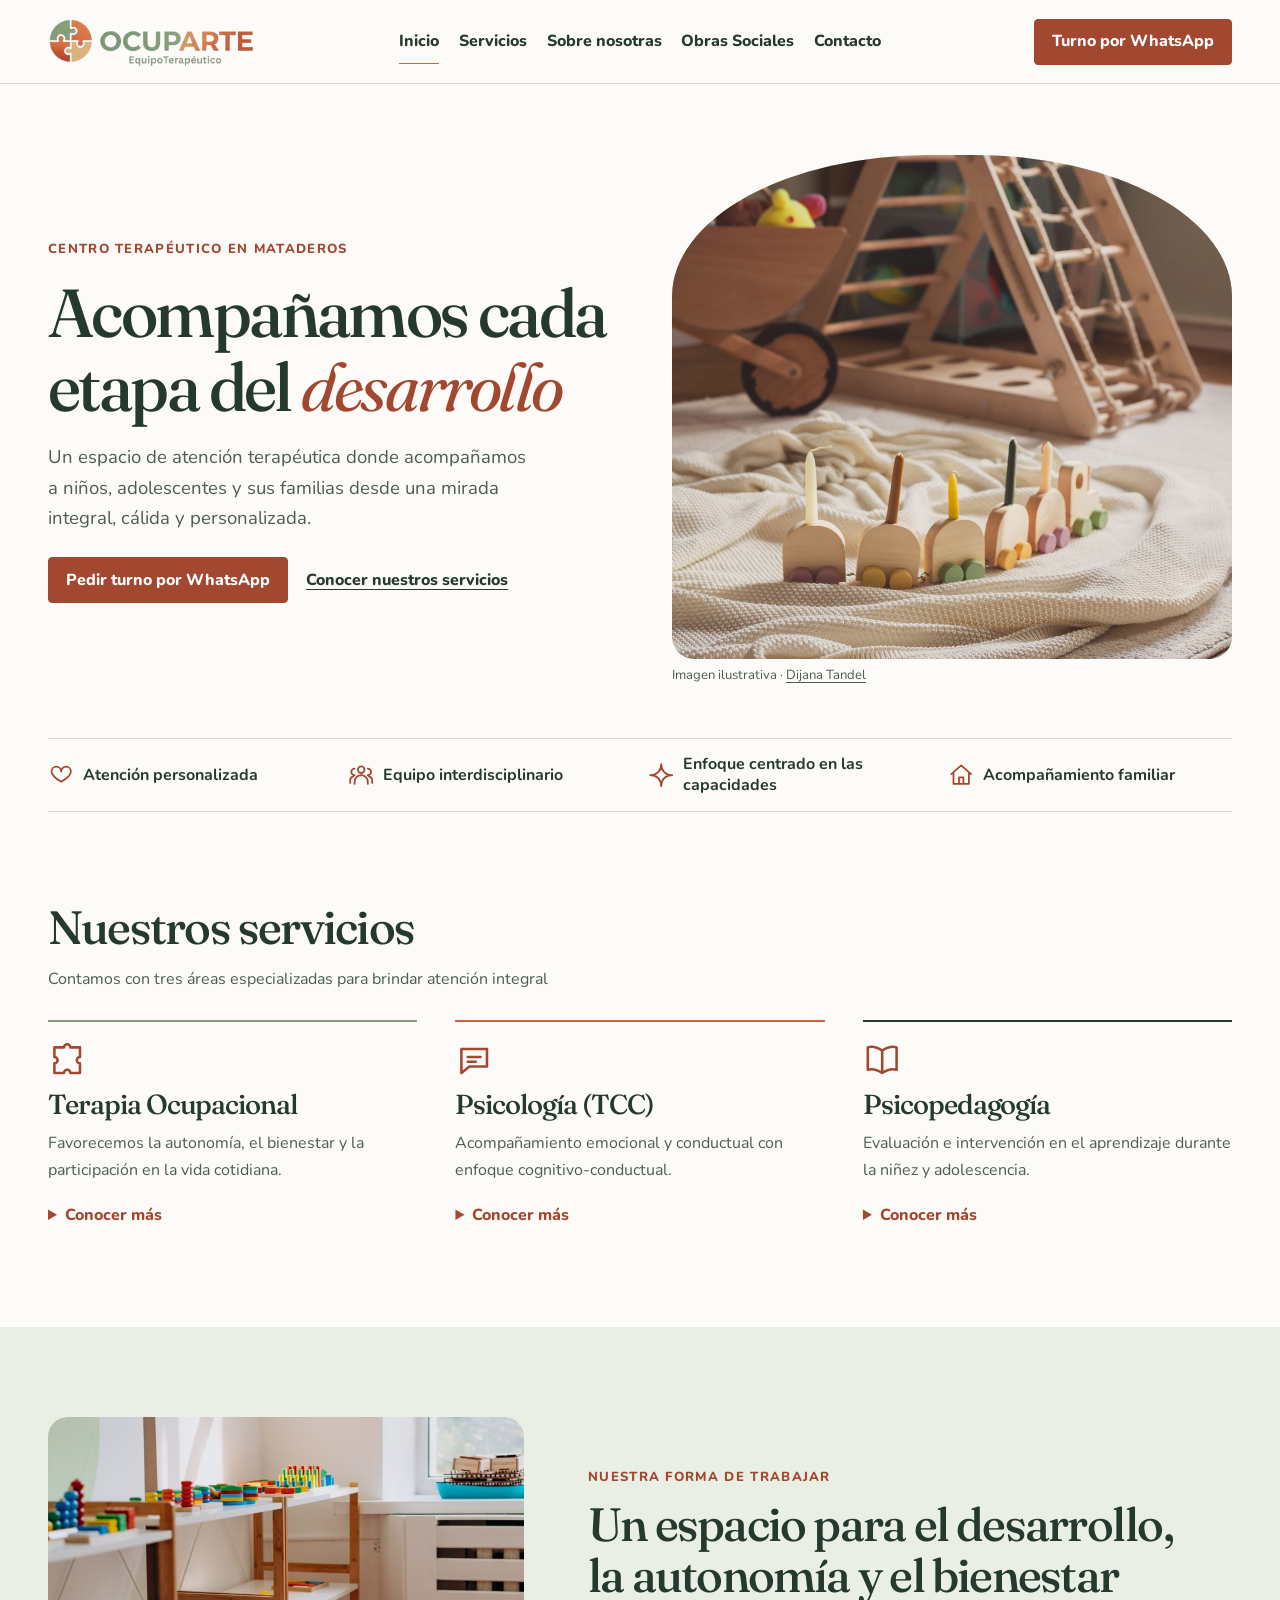
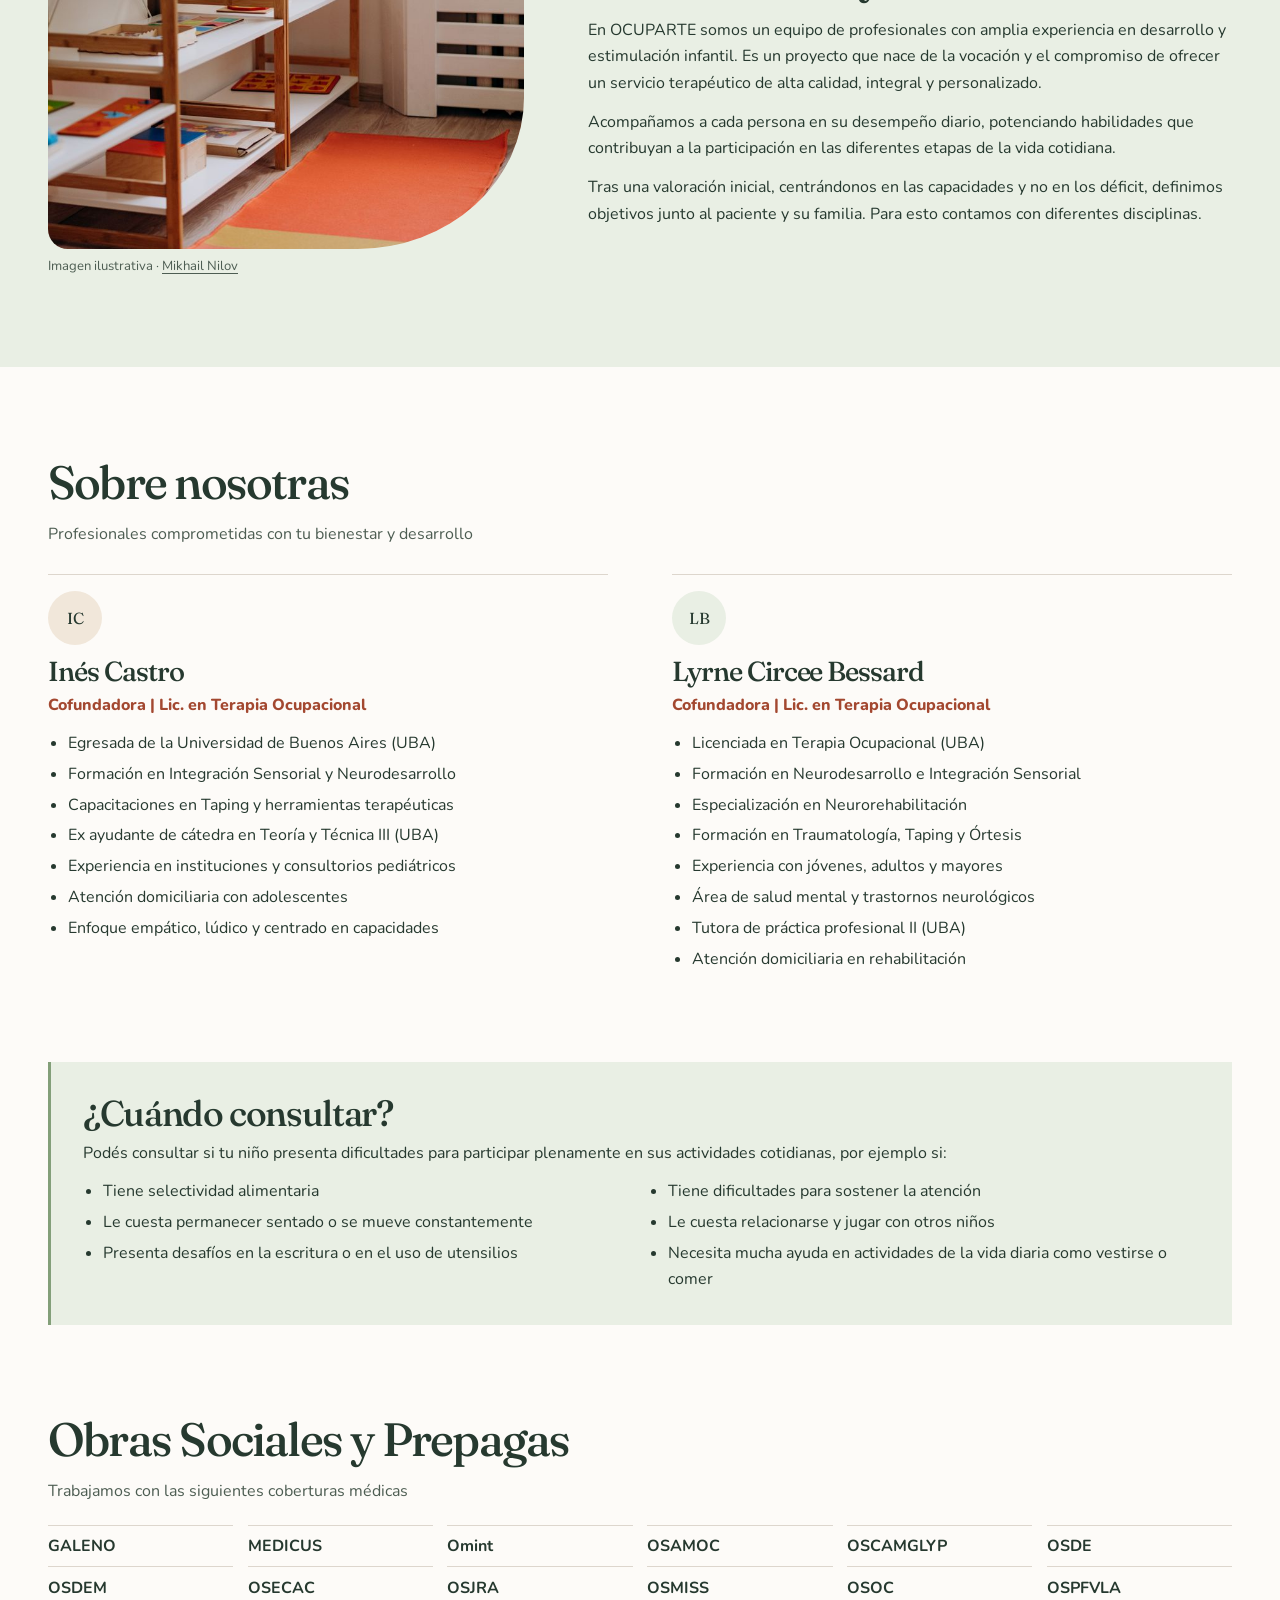
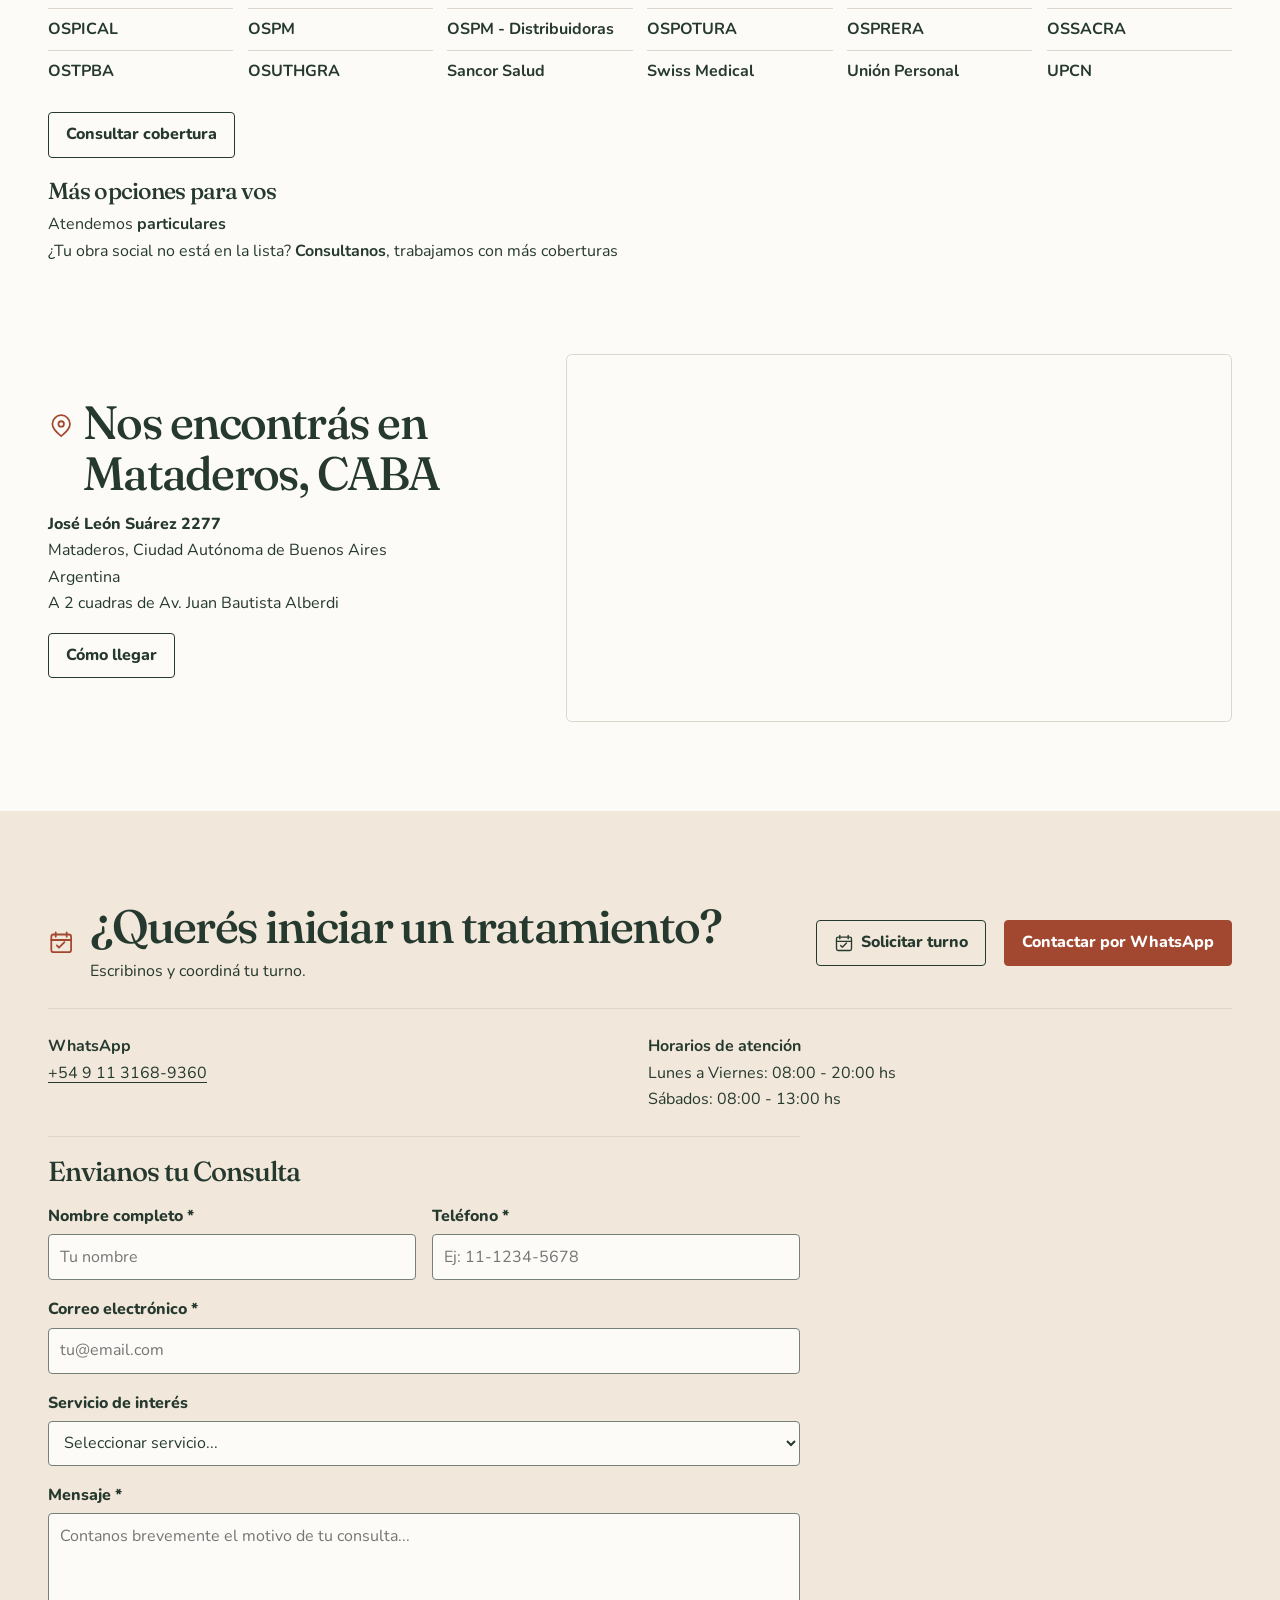
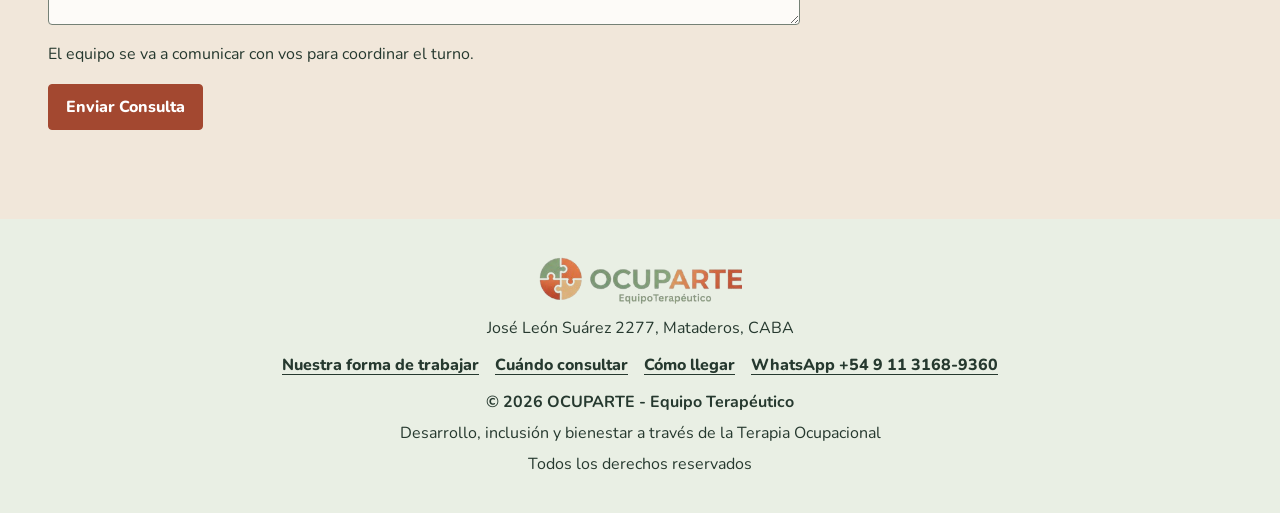
<file: index.html>
<!DOCTYPE html>
<html lang="es-AR">
<head>
    <meta charset="UTF-8">
    <meta name="viewport" content="width=device-width, initial-scale=1.0">
    <title>OCUPARTE - Equipo Terapéutico | Terapia Ocupacional, Psicología y Psicopedagogía</title>

    <!-- SEO Meta Tags -->
    <meta name="description" content="OCUPARTE es un equipo terapéutico especializado en desarrollo infantil. Ofrecemos Terapia Ocupacional con Integración Sensorial, Psicología TCC y Psicopedagogía. Atendemos obras sociales, prepagas y particulares.">
    <meta name="keywords" content="terapia ocupacional, psicología infantil, psicopedagogía, integración sensorial, desarrollo infantil, TCC, Buenos Aires">
    <meta name="author" content="OCUPARTE Equipo Terapéutico">
    <meta name="robots" content="index, follow">

    <!-- Open Graph / Facebook / WhatsApp -->
    <meta property="og:type" content="website">
    <meta property="og:title" content="OCUPARTE - Equipo Terapéutico">
    <meta property="og:description" content="Equipo especializado en desarrollo infantil: Terapia Ocupacional, Psicología y Psicopedagogía. Acompañamos a cada persona potenciando sus capacidades.">
    <meta property="og:image" content="logo.png">
    <meta property="og:locale" content="es_AR">

    <!-- Google Fonts -->
    <link rel="preconnect" href="https://fonts.googleapis.com">
    <link rel="preconnect" href="https://fonts.gstatic.com" crossorigin>
    <link href="https://fonts.googleapis.com/css2?family=Fraunces:ital,wght@0,400;0,500;1,400&amp;family=Nunito:wght@400;600;700;800&display=swap" rel="stylesheet">
    <link rel="stylesheet" href="styles.css">

</head>
<body>

    <a class="skip-link" href="#contenido">Ir al contenido</a>
    <header class="site-header">
        <nav class="shell header-inner" aria-label="Navegación principal">
            <a class="brand" href="#inicio"><img src="logo.png" alt="OCUPARTE, Equipo Terapéutico" width="502" height="497"></a>
            <button class="menu-toggle" type="button" aria-controls="nav-menu" aria-expanded="false"><span aria-hidden="true">☰</span> Menú</button>
            <ul id="nav-menu">
                <li><a href="#inicio" aria-current="location">Inicio</a></li>
                <li><a href="#servicios">Servicios</a></li>
                <li><a href="#equipo">Sobre nosotras</a></li>
                <li><a href="#obras">Obras Sociales</a></li>
                <li><a href="#contacto">Contacto</a></li>
            </ul>
            <a class="button header-cta" href="https://wa.me/5491131689360" target="_blank" rel="noopener">Turno por WhatsApp</a>
        </nav>
    </header>

    <main id="contenido" tabindex="-1">
        <section id="inicio" class="hero">
            <div class="shell hero-grid">
                <div class="hero-copy">
                    <p class="eyebrow">Centro terapéutico en Mataderos</p>
                    <h1>Acompañamos cada etapa del <em>desarrollo</em></h1>
                    <p class="hero-intro">Un espacio de atención terapéutica donde acompañamos a niños, adolescentes y sus familias desde una mirada integral, cálida y personalizada.</p>
                    <div class="actions">
                        <a class="button" href="https://wa.me/5491131689360" target="_blank" rel="noopener">Pedir turno por WhatsApp</a>
                        <a class="text-link" href="#servicios">Conocer nuestros servicios</a>
                    </div>
                </div>
                <figure class="hero-visual">
                    <img src="assets/espacio-de-juego.jpg" width="1050" height="1575" alt="Rincón de juego iluminado por el sol, con materiales de madera" fetchpriority="high">
                    <figcaption>Imagen ilustrativa · <a href="https://www.pexels.com/photo/32720305/" target="_blank" rel="noopener">Dijana Tandel</a></figcaption>
                </figure>
            </div>
        </section>

        <div class="shell benefits">
            <ul aria-label="Nuestro enfoque">
                <li><svg class="line-icon" aria-hidden="true" viewBox="0 0 24 24" fill="none" stroke="currentColor" stroke-width="1.6" stroke-linecap="round" stroke-linejoin="round"><path d="M20.8 8.6c0 4.3-8.8 9.4-8.8 9.4S3.2 12.9 3.2 8.6a4.4 4.4 0 0 1 8.8 0 4.4 4.4 0 0 1 8.8 0Z"/></svg> Atención personalizada</li>
                <li><svg class="line-icon" aria-hidden="true" viewBox="0 0 24 24" fill="none" stroke="currentColor" stroke-width="1.6" stroke-linecap="round" stroke-linejoin="round"><circle cx="12" cy="7" r="3"/><path d="M6 20v-2a6 6 0 0 1 12 0v2M6 6a3 3 0 0 0 0 6m12-6a3 3 0 0 1 0 6M2 19v-2a4 4 0 0 1 3-4m17 6v-2a4 4 0 0 0-3-4"/></svg> Equipo interdisciplinario</li>
                <li><svg class="line-icon" aria-hidden="true" viewBox="0 0 24 24" fill="none" stroke="currentColor" stroke-width="1.6" stroke-linecap="round" stroke-linejoin="round"><path d="M12 2c0 6-4 10-10 10 6 0 10 4 10 10 0-6 4-10 10-10-6 0-10-4-10-10Z"/></svg> Enfoque centrado en las capacidades</li>
                <li><svg class="line-icon" aria-hidden="true" viewBox="0 0 24 24" fill="none" stroke="currentColor" stroke-width="1.6" stroke-linecap="round" stroke-linejoin="round"><path d="m3 11 9-8 9 8M5 10v10h14V10m-9 10v-6h4v6"/></svg> Acompañamiento familiar</li>
            </ul>
        </div>

        <!-- Servicios -->
        <section id="servicios" class="shell section">
            <h2>Nuestros servicios</h2>
            <div class="section-intro">
                Contamos con tres áreas especializadas para brindar atención integral
            </div>

            <div class="services-grid">
                <!-- Terapia Ocupacional -->
                <article class="service-card">
                    <div class="service-heading">
                        <div class="service-icon" aria-hidden="true"><svg class="line-icon" aria-hidden="true" viewBox="0 0 24 24" fill="none" stroke="currentColor" stroke-width="1.6" stroke-linecap="round" stroke-linejoin="round"><path d="M4 4h6a2 2 0 1 1 4 0h6v6a2 2 0 1 0 0 4v6h-6a2 2 0 1 0-4 0H4v-6a2 2 0 1 0 0-4Z"/></svg></div>
                        <h3>Terapia Ocupacional</h3>
                    </div>
                    <p>Favorecemos la autonomía, el bienestar y la participación en la vida cotidiana.</p>
                    <details>
                        <summary>Conocer más</summary>
                        <p><strong>Terapia Ocupacional con Integración Sensorial</strong></p>
                        <p>Acompañamos a las personas para que puedan participar activamente en su vida cotidiana, favoreciendo su bienestar, autonomía y calidad de vida. Nuestro abordaje se orienta a potenciar el desarrollo integral a través de:</p>
                        <ul>
                            <li>Fortalecimiento de las habilidades motoras finas y gruesas</li>
                            <li>Desarrollo de la planificación y coordinación motora</li>
                            <li>Acompañamiento en la autorregulación emocional</li>
                            <li>Optimización del procesamiento e integración sensorial</li>
                        </ul>
                        <a class="service-query" href="#formulario" data-service="terapia-ocupacional">Consultar por este servicio</a>
                    </details>
                </article>

                <!-- Psicología TCC -->
                <article class="service-card">
                    <div class="service-heading">
                        <div class="service-icon" aria-hidden="true"><svg class="line-icon" aria-hidden="true" viewBox="0 0 24 24" fill="none" stroke="currentColor" stroke-width="1.6" stroke-linecap="round" stroke-linejoin="round"><path d="M4 5h16v11H9l-5 4Zm4 5h8m-8 3h5"/></svg></div>
                        <h3>Psicología (TCC)</h3>
                    </div>
                    <p>Acompañamiento emocional y conductual con enfoque cognitivo-conductual.</p>
                    <details>
                        <summary>Conocer más</summary>
                        <p><strong>Psicología con orientación TCC</strong></p>
                        <p>La Terapia Cognitivo-Conductual ayuda a identificar y cambiar patrones de pensamiento y conducta para lograr mayor bienestar emocional.</p>
                        <ul>
                            <li>Superar la ansiedad, miedos y preocupaciones</li>
                            <li>Combatir la depresión</li>
                            <li>Manejar conductas disruptivas</li>
                            <li>Fortalecer la autoestima y confianza</li>
                            <li>Tratar TOC (obsesiones y compulsiones)</li>
                            <li>Adaptarse a cambios importantes en la vida</li>
                        </ul>
                        <a class="service-query" href="#formulario" data-service="psicologia">Consultar por este servicio</a>
                    </details>
                </article>

                <!-- Psicopedagogía -->
                <article class="service-card">
                    <div class="service-heading">
                        <div class="service-icon" aria-hidden="true"><svg class="line-icon" aria-hidden="true" viewBox="0 0 24 24" fill="none" stroke="currentColor" stroke-width="1.6" stroke-linecap="round" stroke-linejoin="round"><path d="M12 6c-3-2-6-3-9-2v14c3-1 6 0 9 2 3-2 6-3 9-2V4c-3-1-6 0-9 2Zm0 0v14"/></svg></div>
                        <h3>Psicopedagogía</h3>
                    </div>
                    <p>Evaluación e intervención en el aprendizaje durante la niñez y adolescencia.</p>
                    <details>
                        <summary>Conocer más</summary>
                        <p>Estudiar, diagnosticar e intervenir en los procesos de aprendizaje con un enfoque principal en niñez y adolescencia.</p>
                        <ul>
                            <li>Abordaje de dificultades de lectoescritura</li>
                            <li>Apoyo en problemas matemáticos</li>
                            <li>Mejora del rendimiento académico</li>
                            <li>Desarrollo de habilidades cognitivas</li>
                            <li>Fortalecimiento de funciones ejecutivas</li>
                            <li>Estrategias de estudio personalizadas</li>
                        </ul>
                        <a class="service-query" href="#formulario" data-service="psicopedagogia">Consultar por este servicio</a>
                    </details>
                </article>
            </div>

        </section>

        <section id="nosotros" class="about-section section">
            <div class="shell philosophy-grid">
                <figure class="philosophy-photo">
                    <img src="assets/materiales-de-juego.jpg" width="760" height="1140" alt="Materiales de juego y aprendizaje ordenados en estantes" loading="lazy" decoding="async">
                    <figcaption>Imagen ilustrativa · <a href="https://www.pexels.com/photo/8923987/" target="_blank" rel="noopener">Mikhail Nilov</a></figcaption>
                </figure>
                <div class="philosophy-copy">
                    <p class="eyebrow">Nuestra forma de trabajar</p>
                    <h2>Un espacio para el desarrollo, la autonomía y el bienestar</h2>
                    <p>En OCUPARTE somos un equipo de profesionales con amplia experiencia en desarrollo y estimulación infantil. Es un proyecto que nace de la vocación y el compromiso de ofrecer un servicio terapéutico de alta calidad, integral y personalizado.</p>
                    <p>Acompañamos a cada persona en su desempeño diario, potenciando habilidades que contribuyan a la participación en las diferentes etapas de la vida cotidiana.</p>
                    <p>Tras una valoración inicial, centrándonos en las capacidades y no en los déficit, definimos objetivos junto al paciente y su familia. Para esto contamos con diferentes disciplinas.</p>
                </div>
            </div>
        </section>

        <!-- Equipo -->
        <section id="equipo" class="shell section">
            <h2>Sobre nosotras</h2>
            <div class="section-intro">
                Profesionales comprometidas con tu bienestar y desarrollo
            </div>

            <div class="team-grid">
                <!-- Inés Castro -->
                <div class="team-member">
                    <div class="team-initials" aria-hidden="true">IC</div>
                    <h3>Inés Castro</h3>
                    <div class="role">Cofundadora | Lic. en Terapia Ocupacional</div>
                    <ul>
                        <li>Egresada de la Universidad de Buenos Aires (UBA)</li>
                        <li>Formación en Integración Sensorial y Neurodesarrollo</li>
                        <li>Capacitaciones en Taping y herramientas terapéuticas</li>
                        <li>Ex ayudante de cátedra en Teoría y Técnica III (UBA)</li>
                        <li>Experiencia en instituciones y consultorios pediátricos</li>
                        <li>Atención domiciliaria con adolescentes</li>
                        <li>Enfoque empático, lúdico y centrado en capacidades</li>
                    </ul>
                </div>

                <!-- Lyrne Circee Bessard -->
                <div class="team-member">
                    <div class="team-initials" aria-hidden="true">LB</div>
                    <h3>Lyrne Circee Bessard</h3>
                    <div class="role">Cofundadora | Lic. en Terapia Ocupacional</div>
                    <ul>
                        <li>Licenciada en Terapia Ocupacional (UBA)</li>
                        <li>Formación en Neurodesarrollo e Integración Sensorial</li>
                        <li>Especialización en Neurorehabilitación</li>
                        <li>Formación en Traumatología, Taping y Órtesis</li>
                        <li>Experiencia con jóvenes, adultos y mayores</li>
                        <li>Área de salud mental y trastornos neurológicos</li>
                        <li>Tutora de práctica profesional II (UBA)</li>
                        <li>Atención domiciliaria en rehabilitación</li>
                    </ul>
                </div>
            </div>
        </section>

        <!-- Cuándo Consultar -->
        <div class="shell cuando-consultar-section" id="recursos">
            <h2>¿Cuándo consultar?</h2>
            <p class="cuando-intro">Podés consultar si tu niño presenta dificultades para participar plenamente en sus actividades cotidianas, por ejemplo si:</p>
            <ul class="cuando-lista">
                <li>Tiene selectividad alimentaria</li>
                <li>Le cuesta permanecer sentado o se mueve constantemente</li>
                <li>Presenta desafíos en la escritura o en el uso de utensilios</li>
                <li>Tiene dificultades para sostener la atención</li>
                <li>Le cuesta relacionarse y jugar con otros niños</li>
                <li>Necesita mucha ayuda en actividades de la vida diaria como vestirse o comer</li>
            </ul>
        </div>

        <!-- Obras Sociales -->
        <section id="obras" class="shell section">
            <h2>Obras Sociales y Prepagas</h2>
            <div class="section-intro">
                Trabajamos con las siguientes coberturas médicas
            </div>

            <ul class="obras-grid">
                <li>GALENO</li>
                <li>MEDICUS</li>
                <li>Omint</li>
                <li>OSAMOC</li>
                <li>OSCAMGLYP</li>
                <li>OSDE</li>
                <li>OSDEM</li>
                <li>OSECAC</li>
                <li>OSJRA</li>
                <li>OSMISS</li>
                <li>OSOC</li>
                <li>OSPFVLA</li>
                <li>OSPICAL</li>
                <li>OSPM</li>
                <li>OSPM - Distribuidoras</li>
                <li>OSPOTURA</li>
                <li>OSPRERA</li>
                <li>OSSACRA</li>
                <li>OSTPBA</li>
                <li>OSUTHGRA</li>
                <li>Sancor Salud</li>
                <li>Swiss Medical</li>
                <li>Unión Personal</li>
                <li>UPCN</li>
            </ul>
            <a class="button button-outline coverage-query" href="#formulario">Consultar cobertura</a>

            <!-- Card Más Opciones -->
            <div class="mas-opciones-card">
                <h3>Más opciones para vos</h3>
                <div class="opciones-lista">
                    <div class="opcion-item">

                        <span>Atendemos <strong>particulares</strong></span>
                    </div>
                    <div class="opcion-item">

                        <span>¿Tu obra social no está en la lista? <strong>Consultanos</strong>, trabajamos con más coberturas</span>
                    </div>
                </div>
            </div>
        </section>

        <section id="ubicacion" class="shell section visit-section" aria-labelledby="location-title">
            <div class="visit-grid">
                <article class="location-info">
                    <h2 class="location-heading" id="location-title">
                        <svg class="line-icon" aria-hidden="true" viewBox="0 0 24 24" fill="none" stroke="currentColor" stroke-width="1.6" stroke-linecap="round" stroke-linejoin="round"><path d="M20 10c0 5-8 11-8 11s-8-6-8-11a8 8 0 1 1 16 0Z"/><circle cx="12" cy="10" r="2.5"/></svg>
                        <span>Nos encontrás en Mataderos, CABA</span>
                    </h2>
                    <div class="location-details">
                        <p class="address">José León Suárez 2277</p>
                        <p>Mataderos, Ciudad Autónoma de Buenos Aires</p>
                        <p>Argentina</p>
                        <p class="reference">A 2 cuadras de Av. Juan Bautista Alberdi</p>
                    </div>
                    <a href="https://www.google.com/maps/dir/?api=1&amp;destination=Jos%C3%A9%20Le%C3%B3n%20Su%C3%A1rez%202277%2C%20Mataderos%2C%20Ciudad%20Aut%C3%B3noma%20de%20Buenos%20Aires%2C%20Argentina"
                       target="_blank"
                       rel="noopener noreferrer"
                       class="button button-outline">
                        Cómo llegar
                    </a>
                </article>

                <div class="map-container">
                    <iframe
                        src="https://maps.google.com/maps?q=Jos%C3%A9%20Le%C3%B3n%20Su%C3%A1rez%202277%2C%20Mataderos%2C%20Ciudad%20Aut%C3%B3noma%20de%20Buenos%20Aires%2C%20Argentina&amp;z=17&amp;output=embed"
                        allowfullscreen=""
                        title="Ubicación de OCUPARTE en Google Maps"
                        loading="lazy"
                        referrerpolicy="no-referrer-when-downgrade">
                    </iframe>
                </div>
            </div>
        </section>

        <!-- Contacto -->
        <section class="contact-section section" id="contacto">
            <div class="shell">
                <div class="contact-banner">
                    <div class="contact-banner-title"><svg class="line-icon" aria-hidden="true" viewBox="0 0 24 24" fill="none" stroke="currentColor" stroke-width="1.6" stroke-linecap="round" stroke-linejoin="round"><rect x="3" y="5" width="18" height="16" rx="2"/><path d="M7 3v4m10-4v4M3 10h18m-13 5 2 2 5-5"/></svg><div><h2>¿Querés iniciar un tratamiento?</h2><p>Escribinos y coordiná tu turno.</p></div></div>
                    <div class="actions">
                        <a class="button button-white" href="#formulario"><svg class="line-icon" aria-hidden="true" viewBox="0 0 24 24" fill="none" stroke="currentColor" stroke-width="1.6" stroke-linecap="round" stroke-linejoin="round"><rect x="3" y="5" width="18" height="16" rx="2"/><path d="M7 3v4m10-4v4M3 10h18m-13 5 2 2 5-5"/></svg> Solicitar turno</a>
                        <a class="button" href="https://wa.me/5491131689360" target="_blank" rel="noopener">Contactar por WhatsApp</a>
                    </div>
                </div>

                <div class="contact-info">
                    <div class="contact-item">
                        <strong>WhatsApp</strong>
                        <p><a href="https://wa.me/5491131689360" target="_blank" rel="noopener">+54 9 11 3168-9360</a></p>
                    </div>
                    <div class="contact-item">
                        <strong>Horarios de atención</strong>
                        Lunes a Viernes: 08:00 - 20:00 hs<br>
                        Sábados: 08:00 - 13:00 hs
                    </div>
                </div>

                <!-- Formulario de Consulta -->
                <div class="form-container" id="formulario">
                    <h3>Envianos tu Consulta</h3>
                    <form name="consulta" method="POST" action="/consulta-enviada/" data-netlify="true" netlify-honeypot="bot-field">
                        <input type="hidden" name="form-name" value="consulta">
                        <p hidden>
                            <label>No completar: <input name="bot-field"></label>
                        </p>

                        <div class="form-row">
                            <div class="form-group">
                                <label for="nombre">Nombre completo *</label>
                                <input type="text" id="nombre" name="nombre" autocomplete="name" required placeholder="Tu nombre">
                            </div>
                            <div class="form-group">
                                <label for="telefono">Teléfono *</label>
                                <input type="tel" id="telefono" name="telefono" autocomplete="tel" required placeholder="Ej: 11-1234-5678">
                            </div>
                        </div>

                        <div class="form-group">
                            <label for="email">Correo electrónico *</label>
                            <input type="email" id="email" name="email" autocomplete="email" required placeholder="tu@email.com">
                        </div>

                        <div class="form-group">
                            <label for="servicio">Servicio de interés</label>
                            <select id="servicio" name="servicio">
                                <option value="">Seleccionar servicio...</option>
                                <option value="terapia-ocupacional">Terapia Ocupacional con Integración Sensorial</option>
                                <option value="psicologia">Psicología con orientación TCC</option>
                                <option value="psicopedagogia">Psicopedagogía</option>
                                <option value="consulta-general">Consulta general</option>
                            </select>
                        </div>

                        <div class="form-group">
                            <label for="mensaje">Mensaje *</label>
                            <textarea id="mensaje" name="mensaje" required placeholder="Contanos brevemente el motivo de tu consulta..."></textarea>
                        </div>

                        <p>El equipo se va a comunicar con vos para coordinar el turno.</p>
                        <button type="submit" class="button btn-submit">Enviar Consulta</button>
                    </form>
                </div>
            </div>
        </section>
    </main>

    <!-- Footer -->
    <footer>
        <a class="brand footer-brand" href="#inicio"><img src="logo.png" alt="OCUPARTE, Equipo Terapéutico" width="502" height="497"></a>
        <p>José León Suárez 2277, Mataderos, CABA</p>
        <p class="footer-links">
            <a href="#nosotros">Nuestra forma de trabajar</a>
            <a href="#recursos">Cuándo consultar</a>
            <a href="#ubicacion">Cómo llegar</a>
            <a href="https://wa.me/5491131689360" target="_blank" rel="noopener">WhatsApp +54 9 11 3168-9360</a>
        </p>
        <p><strong>&copy; 2026 OCUPARTE - Equipo Terapéutico</strong></p>
        <p>Desarrollo, inclusión y bienestar a través de la Terapia Ocupacional</p>
        <p>Todos los derechos reservados</p>
    </footer>

    <script>
        const nav = document.querySelector('.header-inner');
        const toggle = nav.querySelector('.menu-toggle');
        const menu = document.getElementById('nav-menu');
        const mobile = window.matchMedia('(max-width: 57rem)');

        function setMenuOpen(open) {
            toggle.setAttribute('aria-expanded', String(open));
            menu.classList.toggle('is-open', open);
        }

        toggle.addEventListener('click', () => {
            setMenuOpen(toggle.getAttribute('aria-expanded') === 'false');
        });

        menu.addEventListener('click', (event) => {
            const link = event.target.closest('a');
            if (!link || toggle.getAttribute('aria-expanded') !== 'true') return;
            const target = document.getElementById(link.hash.slice(1));
            if (target) {
                target.setAttribute('tabindex', '-1');
                target.focus({ preventScroll: true });
            }
            setMenuOpen(false);
        });

        nav.addEventListener('keydown', (event) => {
            if (event.key === 'Escape' && toggle.getAttribute('aria-expanded') === 'true') {
                setMenuOpen(false);
                toggle.focus();
            }
        });

        mobile.addEventListener('change', () => {
            if (mobile.matches && menu.contains(document.activeElement)) toggle.focus();
            setMenuOpen(false);
        });

        const sectionLinks = [...menu.querySelectorAll('a')];

        function updateActiveLink() {
            const hash = window.location.hash;
            const current = sectionLinks.find(link => link.hash === hash)
                ?? sectionLinks.find(link => link.hash === '#contacto' && hash === '#formulario')
                ?? sectionLinks[0];
            sectionLinks.forEach(link => link.removeAttribute('aria-current'));
            current.setAttribute('aria-current', 'location');
        }

        const serviceSelect = document.getElementById('servicio');
        document.querySelectorAll('.service-query').forEach(link => {
            link.addEventListener('click', () => {
                serviceSelect.value = link.dataset.service;
                const formSection = document.getElementById('formulario');
                formSection.setAttribute('tabindex', '-1');
                formSection.focus({ preventScroll: true });
                formSection.scrollIntoView({ block: 'start' });
            });
        });

        window.addEventListener('hashchange', updateActiveLink);
        updateActiveLink();
        nav.classList.add('menu-ready');
    </script>

</body>
</html>
</file>
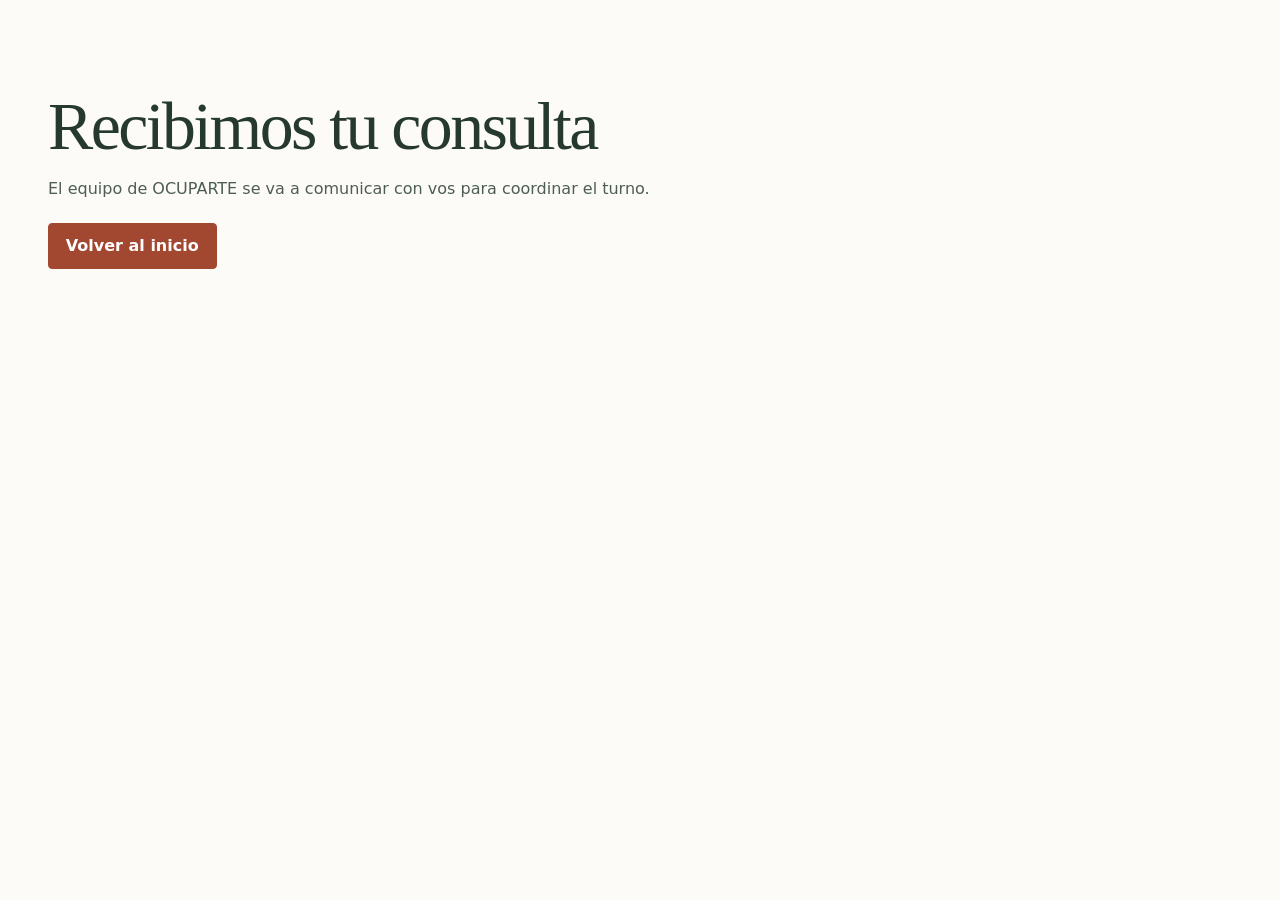
<file: consulta-enviada/index.html>
<!DOCTYPE html>
<html lang="es-AR">
<head>
    <meta charset="UTF-8">
    <meta name="viewport" content="width=device-width, initial-scale=1">
    <meta name="robots" content="noindex, follow">
    <title>Consulta enviada | OCUPARTE</title>
    <link rel="stylesheet" href="../styles.css">
</head>
<body>
    <main class="shell section">
        <h1>Recibimos tu consulta</h1>
        <p class="section-intro">El equipo de OCUPARTE se va a comunicar con vos para coordinar el turno.</p>
        <div class="actions confirmation-actions">
            <a class="button" href="../index.html">Volver al inicio</a>
        </div>
    </main>
</body>
</html>
</file>
<file: styles.css>
:root {
    color-scheme: light;
    --paper: #fdfbf8;
    --ink: #26392f;
    --muted: #4d5d52;
    --sage: #839f79;
    --sage-light: #e9efe4;
    --sand: #f1e7da;
    --terracotta: #cb6441;
    --clay-light: #f5e2d7;
    --clay: #a34830;
    --clay-hover: #853823;
    --line: #ddd6cd;
    --white: #fff;
    --display-font: Fraunces, Georgia, serif;
}

*, *::before, *::after { box-sizing: border-box; }
html { scroll-padding-top: 1rem; }
body {
    margin: 0;
    background: var(--paper);
    color: var(--ink);
    font: 1rem/1.65 Nunito, system-ui, sans-serif;
}
img { display: block; max-width: 100%; height: auto; }
h1, h2, h3, p, figure { margin: 0; }
h1, h2, h3 {
    font-family: var(--display-font);
    font-weight: 500;
    line-height: 1.08;
    letter-spacing: -.038em;
}
h1 { font-size: clamp(2.5rem, 5.3vw, 5.55rem); }
h2 { font-size: clamp(2rem, 3.65vw, 3.8rem); text-wrap: balance; }
h3 { font-size: clamp(1.4rem, 2.15vw, 2.15rem); }
a { color: inherit; text-underline-offset: .22em; }
button, input, select, textarea { font: inherit; }
:focus-visible { outline: 3px solid var(--clay); outline-offset: 4px; }
.shell { width: min(74rem, calc(100% - 3rem)); margin-inline: auto; }
.section { padding-block: clamp(3rem, 7vw, 6.25rem); }
.section-intro { max-width: 62ch; margin-top: .85rem; color: var(--muted); }
.line-icon { display: block; flex: none; width: 1.65rem; height: 1.65rem; }
.eyebrow {
    color: var(--clay);
    font-size: .82rem;
    font-weight: 800;
    letter-spacing: .1em;
    text-transform: uppercase;
}
.skip-link {
    position: fixed;
    z-index: 10;
    inset: .5rem auto auto .5rem;
    padding: .65rem 1rem;
    background: var(--white);
    transform: translateY(-150%);
}
.skip-link:focus { transform: none; }

.site-header {
    position: relative;
    z-index: 2;
    background: var(--paper);
    border-bottom: 1px solid var(--line);
}
.header-inner {
    display: grid;
    grid-template-columns: minmax(10rem, 1fr) auto minmax(10.5rem, 1fr);
    align-items: center;
    gap: clamp(.75rem, 2vw, 1.8rem);
    min-height: 5.2rem;
}
.brand {
    position: relative;
    display: block;
    justify-self: start;
    width: clamp(9rem, 16vw, 13rem);
    aspect-ratio: 4 / 1;
    overflow: hidden;
}
.brand img {
    position: absolute;
    top: 50%;
    left: 50%;
    width: 148%;
    max-width: none;
    transform: translate(-50%, -50%);
}
.header-cta { justify-self: end; }
#nav-menu {
    display: flex;
    justify-content: center;
    align-items: center;
    gap: clamp(.65rem, 1.55vw, 1.45rem);
    margin: 0;
    padding: 0;
    list-style: none;
}
#nav-menu a {
    display: flex;
    align-items: center;
    min-height: 2.75rem;
    border-bottom: 1px solid transparent;
    text-decoration: none;
    font-weight: 800;
    white-space: nowrap;
}
#nav-menu a:hover, #nav-menu a[aria-current="location"] { border-color: var(--terracotta); }
.menu-toggle { display: none; }

.actions { display: flex; flex-wrap: wrap; gap: .7rem 1.15rem; align-items: center; }
.button, .text-link {
    display: inline-flex;
    align-items: center;
    justify-content: center;
    min-height: 2.85rem;
    font-weight: 800;
}
.button {
    gap: .45rem;
    padding: .55rem 1.05rem;
    border: 1px solid var(--clay);
    border-radius: .25rem;
    background: var(--clay);
    color: var(--white);
    text-align: center;
    text-decoration: none;
    cursor: pointer;
}
.button:hover { border-color: var(--clay-hover); background: var(--clay-hover); }
.button .line-icon { width: 1.25rem; height: 1.25rem; }
.button-outline { border-color: var(--ink); background: transparent; color: var(--ink); }
.button-outline:hover { border-color: var(--ink); background: var(--sage-light); }
.text-link:hover, .service-query:hover { color: var(--clay); }

.hero { padding-block: clamp(2rem, 5.5vw, 5rem) clamp(1.7rem, 4vw, 3.3rem); }
.hero-grid, .philosophy-grid, .visit-grid {
    display: grid;
    grid-template-columns: minmax(0, 1fr) minmax(0, 1fr);
    align-items: center;
    gap: clamp(1.75rem, 5vw, 5rem);
}
.hero-copy .eyebrow { margin-bottom: 1rem; }
.hero h1 em { color: var(--clay); font-weight: 400; }
.hero-intro {
    max-width: 44ch;
    margin-block: 1.2rem 1.45rem;
    color: var(--muted);
    font-size: clamp(1.05rem, 1.45vw, 1.2rem);
}
.hero-visual, .philosophy-photo { position: relative; min-width: 0; }
.hero-visual img {
    width: 100%;
    aspect-ratio: 1.11;
    object-fit: cover;
    object-position: center 62%;
    border-radius: 46% 46% 1.4rem 1.4rem / 28% 28% 1.4rem 1.4rem;
    background: var(--sand);
}
figcaption { margin-top: .4rem; color: var(--muted); font-size: .82rem; }

.benefits ul {
    display: grid;
    grid-template-columns: repeat(4, minmax(0, 1fr));
    gap: .65rem 1rem;
    margin: 0;
    padding: .9rem 0;
    border-block: 1px solid var(--line);
    list-style: none;
}
.benefits li { display: flex; gap: .55rem; align-items: center; font-weight: 700; line-height: 1.35; }
.benefits .line-icon { color: var(--clay); }

.services-grid {
    display: grid;
    grid-template-columns: repeat(3, minmax(0, 1fr));
    gap: clamp(1rem, 3vw, 2.65rem);
    margin-top: 1.75rem;
}
.service-card { min-width: 0; padding-top: 1.15rem; border-top: 2px solid var(--sage); }
.service-card:nth-child(2) { border-color: var(--terracotta); }
.service-card:nth-child(3) { border-color: var(--ink); }
.service-heading { display: grid; gap: .7rem; margin-bottom: .65rem; }
.service-icon { color: var(--clay); }
.service-icon .line-icon { width: 2.4rem; height: 2.4rem; }
.service-card > p { color: var(--muted); }
.service-card details { margin-top: .65rem; }
.service-card summary {
    width: fit-content;
    min-height: 2.75rem;
    padding-block: .5rem;
    font-weight: 800;
    color: var(--clay);
    cursor: pointer;
}
.service-card summary:hover { text-decoration: underline; }
.service-card details p { margin-top: .45rem; }
.service-card ul, .team-member ul, .cuando-lista { margin: .7rem 0 0; padding-inline-start: 1.25rem; }
.service-card li + li, .team-member li + li, .cuando-lista li + li { margin-top: .28rem; }
.service-query { display: inline-block; padding-block: .55rem; margin-top: .35rem; font-weight: 800; }

.about-section { background: var(--sage-light); }
.philosophy-grid { grid-template-columns: minmax(0, .85fr) minmax(0, 1.15fr); }
.philosophy-photo img {
    width: 100%;
    aspect-ratio: 1.1;
    object-fit: cover;
    object-position: center 53%;
    border-radius: 1.25rem 1.25rem 35% 1.25rem;
    background: var(--sand);
}
.philosophy-copy h2 { margin-block: .65rem 1.05rem; }
.philosophy-copy p + p { margin-top: .8rem; }

.team-grid, .contact-info, .form-row {
    display: grid;
    grid-template-columns: repeat(2, minmax(0, 1fr));
    gap: 1rem;
}
.team-grid { gap: clamp(1.4rem, 5vw, 4rem); margin-top: 1.65rem; }
.team-member { padding-top: 1rem; border-top: 1px solid var(--line); }
.team-initials {
    display: grid;
    place-items: center;
    width: 3.4rem;
    height: 3.4rem;
    margin-bottom: .75rem;
    border-radius: 50%;
    background: var(--sand);
    font-family: var(--display-font);
}
.team-member:nth-child(2) .team-initials { background: var(--sage-light); }
.role { margin-top: .35rem; color: var(--clay); font-weight: 800; }
.cuando-consultar-section { padding: clamp(1.25rem, 3vw, 2rem); border-inline-start: 3px solid var(--sage); background: var(--sage-light); }
.cuando-consultar-section h2 { font-size: clamp(1.6rem, 2.8vw, 2.5rem); }
.cuando-intro { margin-top: .5rem; }
.cuando-lista { columns: 2; column-gap: 2rem; }
.cuando-lista li { break-inside: avoid; }

.obras-grid {
    display: grid;
    grid-template-columns: repeat(auto-fit, minmax(min(100%, 10rem), 1fr));
    gap: 0 .9rem;
    margin: 1.25rem 0;
    padding: 0;
    list-style: none;
}
.obras-grid li { padding-block: .45rem; border-top: 1px solid var(--line); font-weight: 700; overflow-wrap: anywhere; }
.mas-opciones-card { margin-top: 1.25rem; }
.mas-opciones-card h3 { font-size: 1.45rem; }
.opciones-lista { margin-top: .55rem; }

.visit-section { padding-top: 0; }
.visit-grid { grid-template-columns: minmax(0, .85fr) minmax(0, 1.15fr); gap: 1.65rem; }
.location-heading { display: flex; align-items: baseline; gap: .55rem; }
.location-heading .line-icon { color: var(--clay); }
.location-details { margin-block: .8rem 1rem; }
.address { font-weight: 800; }
.map-container { height: clamp(15rem, 30vw, 23rem); overflow: hidden; border: 1px solid var(--line); border-radius: .35rem; }
.map-container iframe { display: block; width: 100%; height: 100%; border: 0; }

.contact-section { background: var(--sand); }
.contact-banner, .contact-banner-title { display: flex; align-items: center; gap: 1rem; }
.contact-banner { flex-wrap: wrap; justify-content: space-between; padding-bottom: 1.5rem; border-bottom: 1px solid var(--line); }
.contact-banner-title .line-icon { color: var(--clay); }
.contact-banner-title p { margin-top: .4rem; }
.button-white { border-color: var(--ink); background: transparent; color: var(--ink); }
.button-white:hover { border-color: var(--ink); background: var(--paper); }
.contact-info { margin-block: 1.5rem; }
.contact-item strong { display: block; }
.form-container { max-width: 47rem; padding-top: 1.25rem; border-top: 1px solid var(--line); }
form { display: grid; gap: 1rem; margin-top: 1rem; }
.form-group { display: grid; gap: .3rem; min-width: 0; }
.form-group label { font-weight: 800; }
.form-group :is(input, select, textarea) {
    width: 100%;
    min-width: 0;
    border: 1px solid #758176;
    padding: .55rem .7rem;
    min-height: 2.85rem;
    border-radius: .25rem;
    background: var(--paper);
    color: var(--ink);
}
.form-group textarea { min-height: 7rem; resize: vertical; }
.btn-submit { justify-self: start; }
.confirmation-actions { margin-top: 1.25rem; }

footer { padding: 2.2rem 1rem; background: var(--sage-light); text-align: center; }
.footer-brand { margin: 0 auto .6rem; }
.footer-links { display: flex; flex-wrap: wrap; justify-content: center; gap: .25rem 1rem; margin-block: .65rem; }
.footer-links a { font-weight: 800; }
footer p + p { margin-top: .3rem; }

@media (max-width: 57rem) {
    .header-inner { grid-template-columns: minmax(0, 1fr) auto auto; min-height: 0; padding: .65rem 0; }
    .header-cta { grid-column: 2; grid-row: 1; }
    .menu-ready .menu-toggle {
        grid-column: 3;
        grid-row: 1;
        display: inline-flex;
        align-items: center;
        gap: .35rem;
        min-height: 2.75rem;
        padding: .4rem .65rem;
        border: 1px solid var(--ink);
        border-radius: .25rem;
        background: var(--paper);
        color: var(--ink);
        font-weight: 800;
        cursor: pointer;
    }
    #nav-menu { grid-column: 1 / -1; flex-wrap: wrap; justify-content: flex-start; }
    .menu-ready #nav-menu { display: none; }
    .menu-ready #nav-menu.is-open { display: grid; grid-template-columns: repeat(2, minmax(0, 1fr)); gap: .3rem 1rem; }
    #nav-menu a { white-space: normal; }
}

@media (max-width: 45rem) {
    .shell { width: calc(100% - 2rem); }
    .hero-grid, .philosophy-grid, .visit-grid, .services-grid, .team-grid { grid-template-columns: 1fr; }
    .hero h1 { max-width: 15ch; font-size: clamp(2.55rem, 8.5vw, 4rem); }
    .hero-visual img { aspect-ratio: 1.35; }
    .philosophy-copy { grid-row: 1; }
    .philosophy-photo img { aspect-ratio: 1.5; }
    .benefits ul { grid-template-columns: repeat(2, minmax(0, 1fr)); }
    .benefits li { overflow-wrap: anywhere; }
    .service-heading { display: flex; gap: .65rem; align-items: center; }
    .cuando-lista { columns: 1; }
}

@media (max-width: 32rem) {
    .header-inner { gap: .4rem; }
    .header-inner .brand { width: min(8rem, 100%); }
    .header-cta, .menu-ready .menu-toggle { font-size: .82rem; padding-inline: .45rem; }
    .hero .actions, .contact-banner .actions { display: grid; grid-template-columns: minmax(0, 1fr); width: 100%; }
    .form-row, .contact-info { grid-template-columns: 1fr; }
    .btn-submit { justify-self: stretch; }
}

@media (max-width: 37rem) and (min-height: 35rem) {
    html { scroll-padding-top: 5rem; }
    .site-header { position: sticky; top: 0; }
    .menu-ready #nav-menu.is-open { max-height: 65vh; overflow: auto; padding: .25rem; }
}

@media (prefers-reduced-motion: no-preference) {
    html { scroll-behavior: smooth; }
}
</file>
